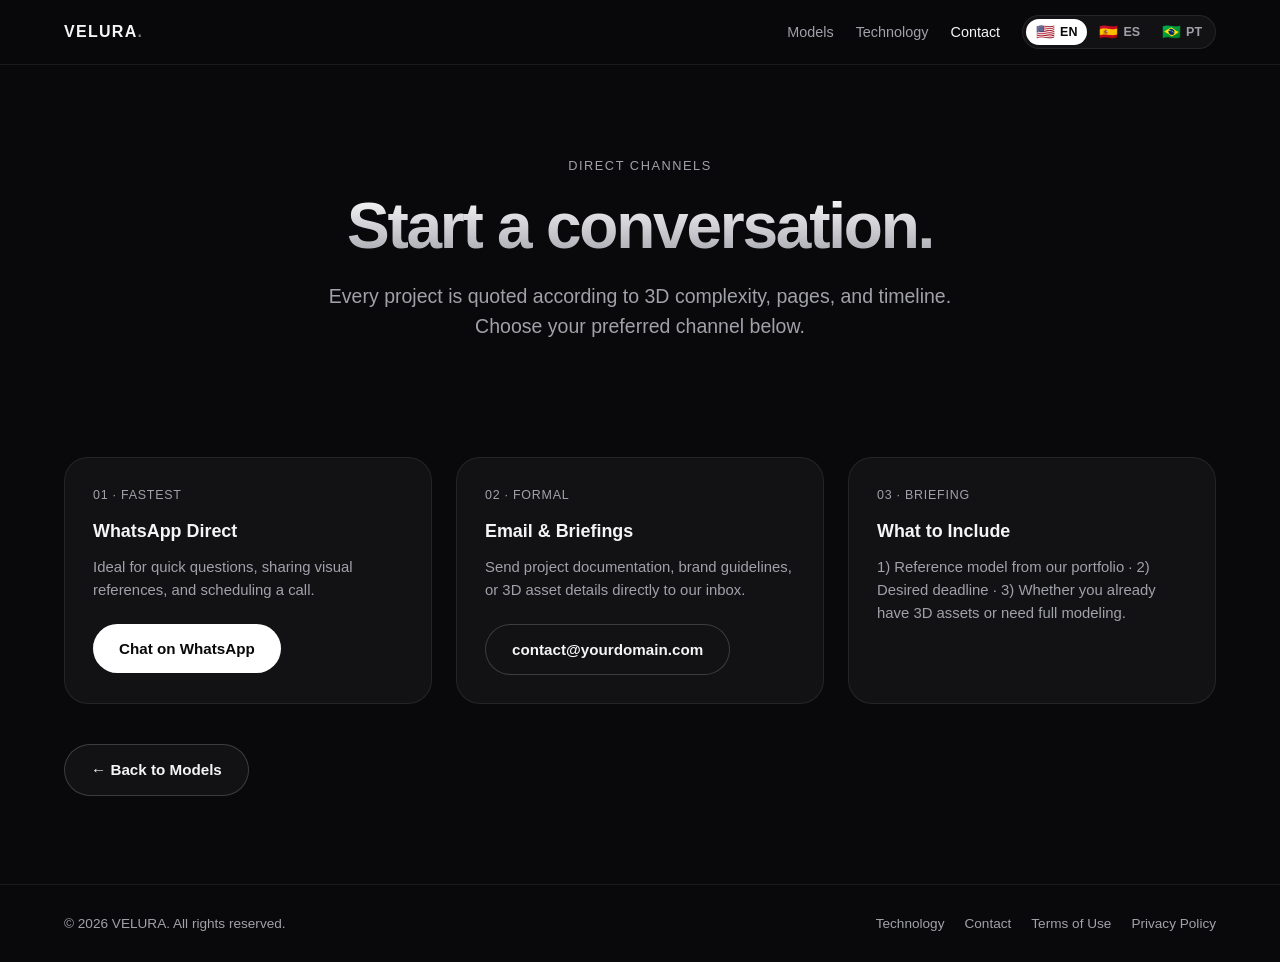
<file: contato.html>
<!DOCTYPE html>
<html lang="en">
<head>
  <meta charset="UTF-8" />
  <meta name="viewport" content="width=device-width, initial-scale=1.0, viewport-fit=cover" />
  <meta http-equiv="X-UA-Compatible" content="IE=edge" />
  <meta name="referrer" content="strict-origin-when-cross-origin" />
  <title data-i18n="meta_contact_title">Contact & Quotes — VELURA</title>
  <meta name="description" data-i18n="meta_contact_desc" content="Get in touch via WhatsApp, email, or send a quick project brief." />
  <link rel="stylesheet" href="style.css" />
</head>
<body>

  <header class="navbar">
    <div class="container nav-inner">
      <a href="index.html" class="brand" aria-label="Home">VELURA<span class="dot">.</span></a>
      <nav class="nav-links" aria-label="Main navigation">
        <a href="index.html" data-i18n="nav_models">Models</a>
        <a href="tecnologia.html" data-i18n="nav_tech">Technology</a>
        <a href="contato.html" class="active-link" data-i18n="nav_contact">Contact</a>

        <div class="lang-switch" role="group" aria-label="Language selector">
          <button type="button" class="lang-btn active" data-lang="en" aria-pressed="true"><span class="flag" aria-hidden="true">🇺🇸</span><span>EN</span></button>
          <button type="button" class="lang-btn" data-lang="es" aria-pressed="false"><span class="flag" aria-hidden="true">🇪🇸</span><span>ES</span></button>
          <button type="button" class="lang-btn" data-lang="pt" aria-pressed="false"><span class="flag" aria-hidden="true">🇧🇷</span><span>PT</span></button>
        </div>
      </nav>
    </div>
  </header>

  <main>
    <section class="page-header container">
      <span class="eyebrow" data-i18n="contact_eyebrow">Direct Channels</span>
      <h1 data-i18n="contact_title">Start a conversation.</h1>
      <p class="hero-sub" data-i18n="contact_sub">
        Every project is quoted according to 3D complexity, pages, and timeline. Choose your preferred channel below.
      </p>
    </section>

    <section class="container contact-grid-wrap">
      <div class="contact-grid">
        <div class="spec-item">
          <span class="spec-num">01 · FASTEST</span>
          <h3 data-i18n="c_wa_title">WhatsApp Direct</h3>
          <p data-i18n="c_wa_desc">Ideal for quick questions, sharing visual references, and scheduling a call.</p>
          <div class="card-action-top">
            <a href="https://wa.me/5511999999999" target="_blank" rel="noopener noreferrer" class="btn-primary" data-i18n="cta_whatsapp">Chat on WhatsApp</a>
          </div>
        </div>

        <div class="spec-item">
          <span class="spec-num">02 · FORMAL</span>
          <h3 data-i18n="c_em_title">Email & Briefings</h3>
          <p data-i18n="c_em_desc">Send project documentation, brand guidelines, or 3D asset details directly to our inbox.</p>
          <div class="card-action-top">
            <a href="mailto:contact@yourdomain.com" class="btn-secondary">contact@yourdomain.com</a>
          </div>
        </div>

        <div class="spec-item">
          <span class="spec-num">03 · BRIEFING</span>
          <h3 data-i18n="c_br_title">What to Include</h3>
          <p data-i18n="c_br_desc">1) Reference model from our portfolio · 2) Desired deadline · 3) Whether you already have 3D assets or need full modeling.</p>
        </div>
      </div>

      <div class="page-nav-bottom">
        <a href="index.html" class="btn-secondary" data-i18n="back_models">← Back to Models</a>
      </div>
    </section>
  </main>

  <footer class="footer">
    <div class="container footer-inner">
      <p class="copyright" data-i18n="footer_copy">© 2026 VELURA. All rights reserved.</p>
      <div class="legal-links">
        <a href="tecnologia.html" class="footer-link" data-i18n="nav_tech">Technology</a>
        <a href="contato.html" class="footer-link" data-i18n="nav_contact">Contact</a>
        <a href="termos.html" class="footer-link" data-i18n="footer_terms">Terms of Use</a>
        <a href="privacidade.html" class="footer-link" data-i18n="footer_privacy">Privacy Policy</a>
      </div>
    </div>
  </footer>

  <script src="script.js"></script>
</body>
</html>
</file>
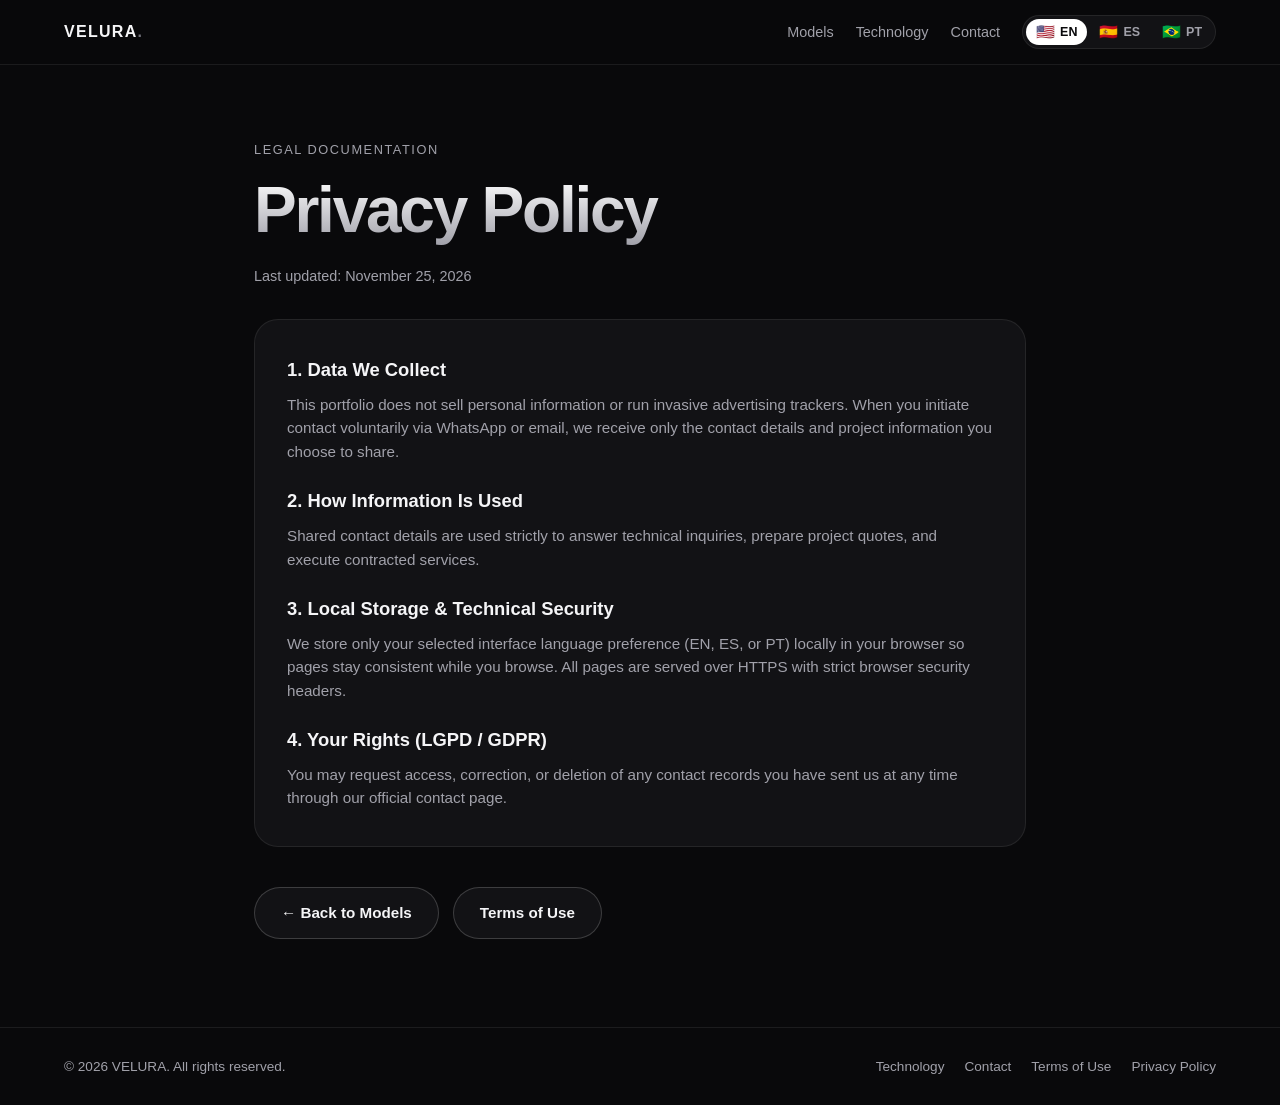
<file: privacidade.html>
<!DOCTYPE html>
<html lang="en">
<head>
  <meta charset="UTF-8" />
  <meta name="viewport" content="width=device-width, initial-scale=1.0, viewport-fit=cover" />
  <meta http-equiv="X-UA-Compatible" content="IE=edge" />
  <meta name="referrer" content="strict-origin-when-cross-origin" />
  <title data-i18n="meta_priv_title">Privacy Policy — VELURA</title>
  <link rel="stylesheet" href="style.css" />
</head>
<body>

  <header class="navbar">
    <div class="container nav-inner">
      <a href="index.html" class="brand" aria-label="Home">VELURA<span class="dot">.</span></a>
      <nav class="nav-links" aria-label="Main navigation">
        <a href="index.html" data-i18n="nav_models">Models</a>
        <a href="tecnologia.html" data-i18n="nav_tech">Technology</a>
        <a href="contato.html" data-i18n="nav_contact">Contact</a>

        <div class="lang-switch" role="group" aria-label="Language selector">
          <button type="button" class="lang-btn active" data-lang="en" aria-pressed="true"><span class="flag" aria-hidden="true">🇺🇸</span><span>EN</span></button>
          <button type="button" class="lang-btn" data-lang="es" aria-pressed="false"><span class="flag" aria-hidden="true">🇪🇸</span><span>ES</span></button>
          <button type="button" class="lang-btn" data-lang="pt" aria-pressed="false"><span class="flag" aria-hidden="true">🇧🇷</span><span>PT</span></button>
        </div>
      </nav>
    </div>
  </header>

  <main>
    <article class="legal-page container">
      <span class="eyebrow" data-i18n="legal_eyebrow">Legal Documentation</span>
      <h1 data-i18n="priv_heading">Privacy Policy</h1>
      <p class="legal-updated" data-i18n="legal_updated">Last updated: November 25, 2026</p>

      <div class="legal-card">
        <h2 data-i18n="priv_s1_t">1. Data We Collect</h2>
        <p data-i18n="priv_s1_p">This portfolio does not sell personal information or run invasive advertising trackers. When you initiate contact voluntarily via WhatsApp or email, we receive only the contact details and project information you choose to share.</p>

        <h2 data-i18n="priv_s2_t">2. How Information Is Used</h2>
        <p data-i18n="priv_s2_p">Shared contact details are used strictly to answer technical inquiries, prepare project quotes, and execute contracted services.</p>

        <h2 data-i18n="priv_s3_t">3. Local Storage & Technical Security</h2>
        <p data-i18n="priv_s3_p">We store only your selected interface language preference (EN, ES, or PT) locally in your browser so pages stay consistent while you browse. All pages are served over HTTPS with strict browser security headers.</p>

        <h2 data-i18n="priv_s4_t">4. Your Rights (LGPD / GDPR)</h2>
        <p data-i18n="priv_s4_p">You may request access, correction, or deletion of any contact records you have sent us at any time through our official contact page.</p>
      </div>

      <div class="page-nav-bottom">
        <a href="index.html" class="btn-secondary" data-i18n="back_models">← Back to Models</a>
        <a href="termos.html" class="btn-secondary" data-i18n="footer_terms">Terms of Use</a>
      </div>
    </article>
  </main>

  <footer class="footer">
    <div class="container footer-inner">
      <p class="copyright" data-i18n="footer_copy">© 2026 VELURA. All rights reserved.</p>
      <div class="legal-links">
        <a href="tecnologia.html" class="footer-link" data-i18n="nav_tech">Technology</a>
        <a href="contato.html" class="footer-link" data-i18n="nav_contact">Contact</a>
        <a href="termos.html" class="footer-link" data-i18n="footer_terms">Terms of Use</a>
        <a href="privacidade.html" class="footer-link" data-i18n="footer_privacy">Privacy Policy</a>
      </div>
    </div>
  </footer>

  <script src="script.js"></script>
</body>
</html>
</file>
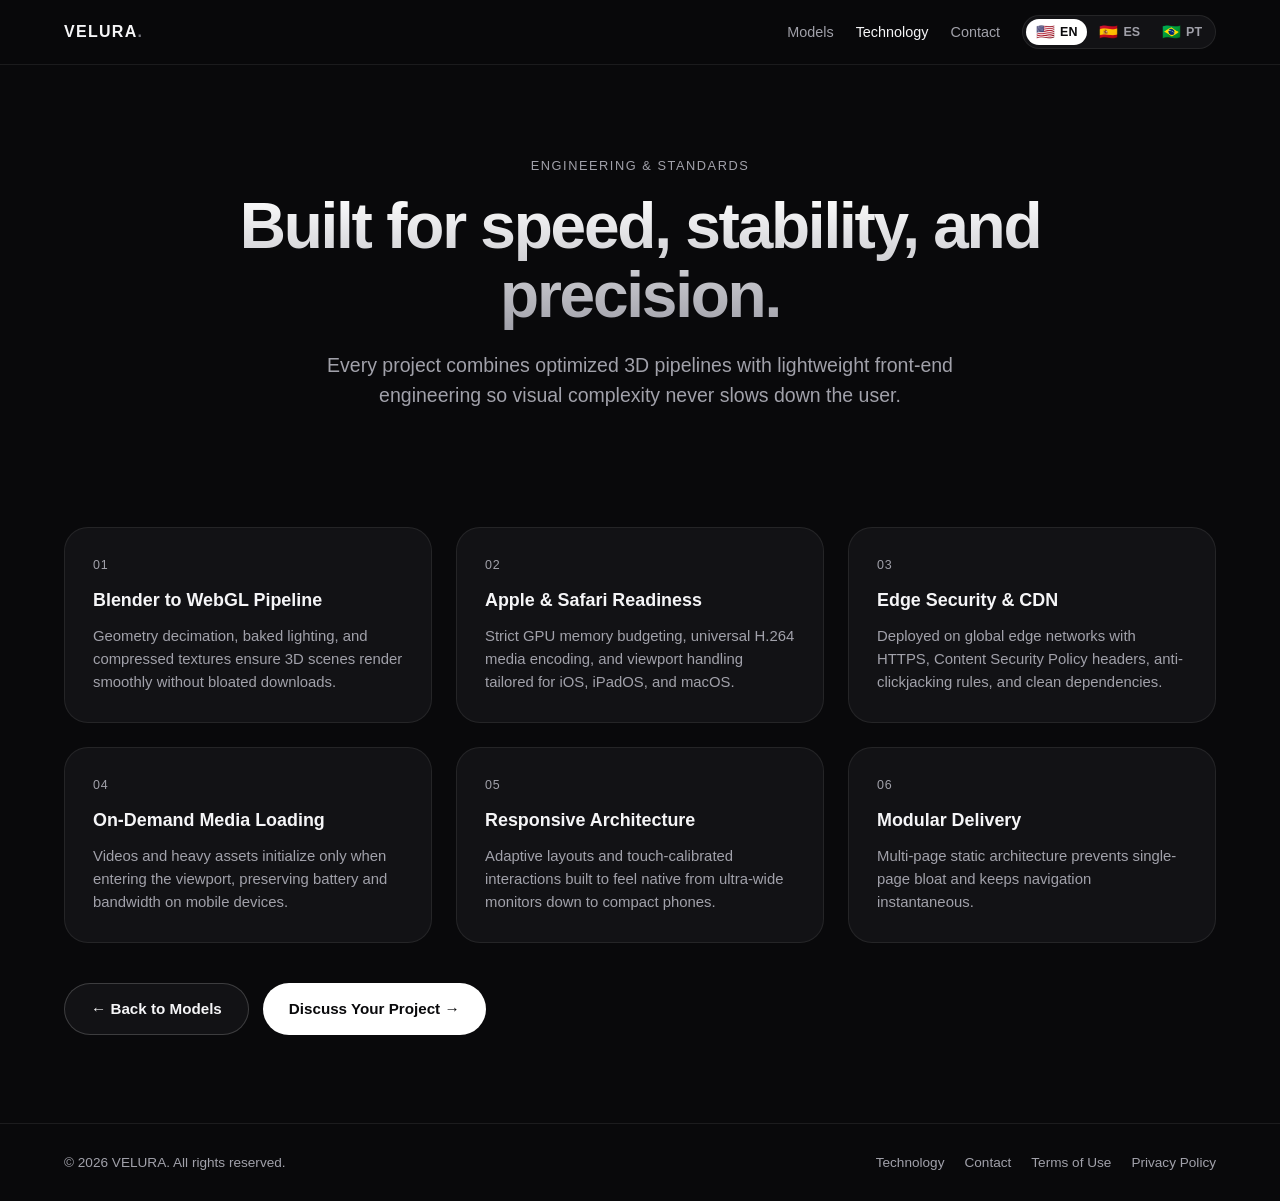
<file: tecnologia.html>
<!DOCTYPE html>
<html lang="en">
<head>
  <meta charset="UTF-8" />
  <meta name="viewport" content="width=device-width, initial-scale=1.0, viewport-fit=cover" />
  <meta http-equiv="X-UA-Compatible" content="IE=edge" />
  <meta name="referrer" content="strict-origin-when-cross-origin" />
  <title data-i18n="meta_tech_title">Technology & Architecture — VELURA</title>
  <meta name="description" data-i18n="meta_tech_desc" content="How we build fast, secure WebGL and 3D websites compatible with every browser." />
  <link rel="stylesheet" href="style.css" />
</head>
<body>

  <header class="navbar">
    <div class="container nav-inner">
      <a href="index.html" class="brand" aria-label="Home">VELURA<span class="dot">.</span></a>
      <nav class="nav-links" aria-label="Main navigation">
        <a href="index.html" data-i18n="nav_models">Models</a>
        <a href="tecnologia.html" class="active-link" data-i18n="nav_tech">Technology</a>
        <a href="contato.html" data-i18n="nav_contact">Contact</a>

        <div class="lang-switch" role="group" aria-label="Language selector">
          <button type="button" class="lang-btn active" data-lang="en" aria-pressed="true"><span class="flag" aria-hidden="true">🇺🇸</span><span>EN</span></button>
          <button type="button" class="lang-btn" data-lang="es" aria-pressed="false"><span class="flag" aria-hidden="true">🇪🇸</span><span>ES</span></button>
          <button type="button" class="lang-btn" data-lang="pt" aria-pressed="false"><span class="flag" aria-hidden="true">🇧🇷</span><span>PT</span></button>
        </div>
      </nav>
    </div>
  </header>

  <main>
    <section class="page-header container">
      <span class="eyebrow" data-i18n="tech_eyebrow">Engineering & Standards</span>
      <h1 data-i18n="tech_title">Built for speed, stability, and precision.</h1>
      <p class="hero-sub" data-i18n="tech_sub">
        Every project combines optimized 3D pipelines with lightweight front-end engineering so visual complexity never slows down the user.
      </p>
    </section>

    <section class="specs container">
      <div class="spec-grid">
        <div class="spec-item">
          <span class="spec-num">01</span>
          <h3 data-i18n="t1_title">Blender to WebGL Pipeline</h3>
          <p data-i18n="t1_desc">Geometry decimation, baked lighting, and compressed textures ensure 3D scenes render smoothly without bloated downloads.</p>
        </div>
        <div class="spec-item">
          <span class="spec-num">02</span>
          <h3 data-i18n="t2_title">Apple & Safari Readiness</h3>
          <p data-i18n="t2_desc">Strict GPU memory budgeting, universal H.264 media encoding, and viewport handling tailored for iOS, iPadOS, and macOS.</p>
        </div>
        <div class="spec-item">
          <span class="spec-num">03</span>
          <h3 data-i18n="t3_title">Edge Security & CDN</h3>
          <p data-i18n="t3_desc">Deployed on global edge networks with HTTPS, Content Security Policy headers, anti-clickjacking rules, and clean dependencies.</p>
        </div>
        <div class="spec-item">
          <span class="spec-num">04</span>
          <h3 data-i18n="t4_title">On-Demand Media Loading</h3>
          <p data-i18n="t4_desc">Videos and heavy assets initialize only when entering the viewport, preserving battery and bandwidth on mobile devices.</p>
        </div>
        <div class="spec-item">
          <span class="spec-num">05</span>
          <h3 data-i18n="t5_title">Responsive Architecture</h3>
          <p data-i18n="t5_desc">Adaptive layouts and touch-calibrated interactions built to feel native from ultra-wide monitors down to compact phones.</p>
        </div>
        <div class="spec-item">
          <span class="spec-num">06</span>
          <h3 data-i18n="t6_title">Modular Delivery</h3>
          <p data-i18n="t6_desc">Multi-page static architecture prevents single-page bloat and keeps navigation instantaneous.</p>
        </div>
      </div>

      <div class="page-nav-bottom">
        <a href="index.html" class="btn-secondary" data-i18n="back_models">← Back to Models</a>
        <a href="contato.html" class="btn-primary" data-i18n="go_contact">Discuss Your Project →</a>
      </div>
    </section>
  </main>

  <footer class="footer">
    <div class="container footer-inner">
      <p class="copyright" data-i18n="footer_copy">© 2026 VELURA. All rights reserved.</p>
      <div class="legal-links">
        <a href="tecnologia.html" class="footer-link" data-i18n="nav_tech">Technology</a>
        <a href="contato.html" class="footer-link" data-i18n="nav_contact">Contact</a>
        <a href="termos.html" class="footer-link" data-i18n="footer_terms">Terms of Use</a>
        <a href="privacidade.html" class="footer-link" data-i18n="footer_privacy">Privacy Policy</a>
      </div>
    </div>
  </footer>

  <script src="script.js"></script>
</body>
</html>
</file>
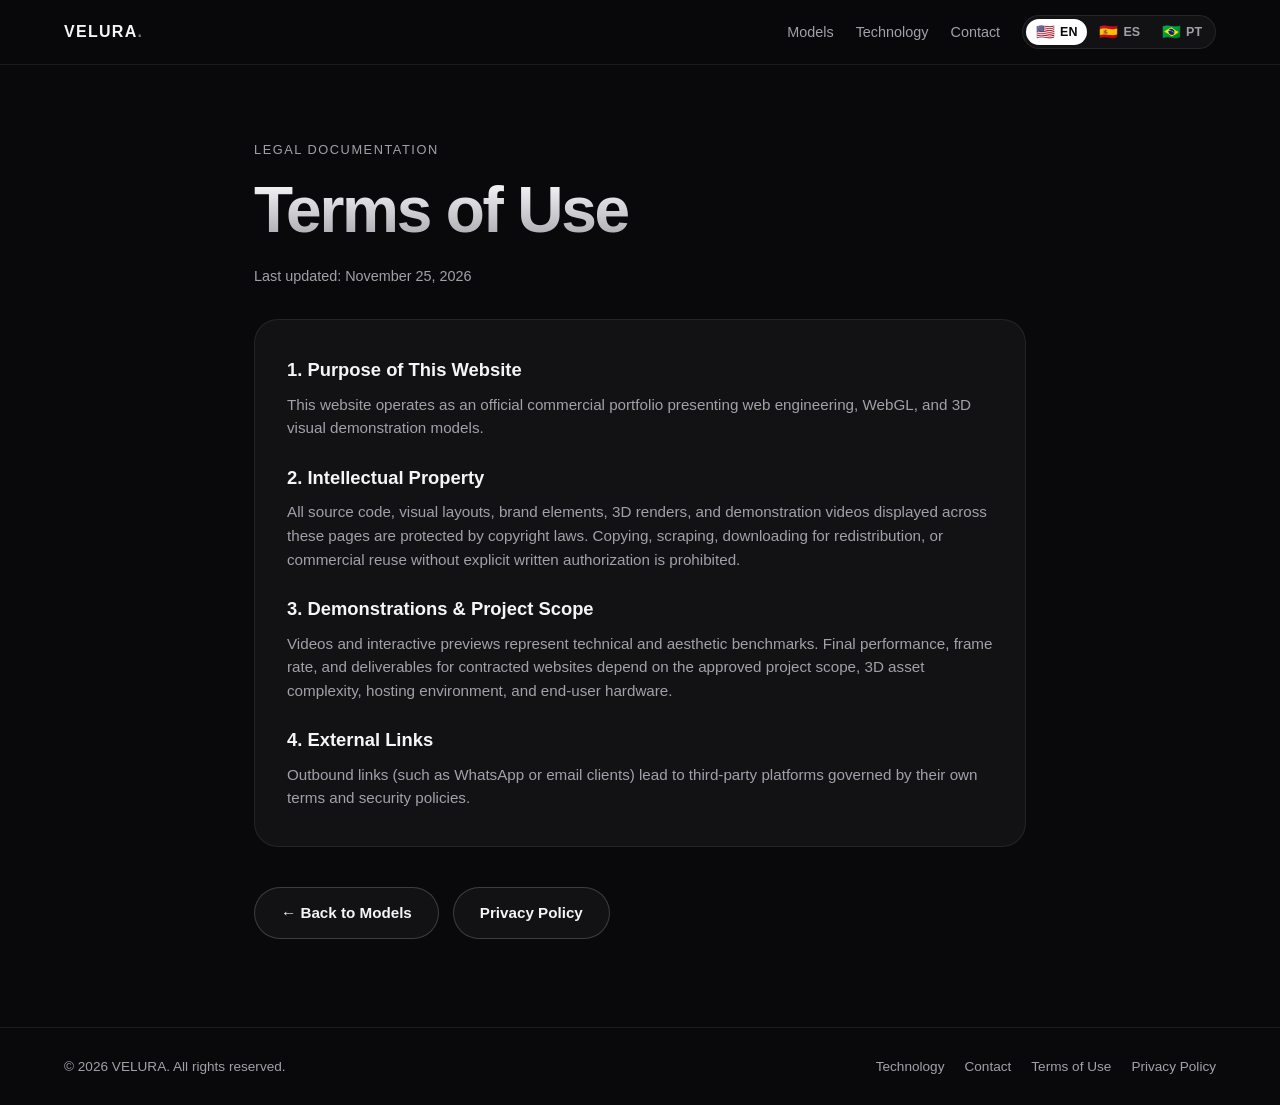
<file: termos.html>
<!DOCTYPE html>
<html lang="en">
<head>
  <meta charset="UTF-8" />
  <meta name="viewport" content="width=device-width, initial-scale=1.0, viewport-fit=cover" />
  <meta http-equiv="X-UA-Compatible" content="IE=edge" />
  <meta name="referrer" content="strict-origin-when-cross-origin" />
  <title data-i18n="meta_terms_title">Terms of Use — VELURA</title>
  <link rel="stylesheet" href="style.css" />
</head>
<body>

  <header class="navbar">
    <div class="container nav-inner">
      <a href="index.html" class="brand" aria-label="Home">VELURA<span class="dot">.</span></a>
      <nav class="nav-links" aria-label="Main navigation">
        <a href="index.html" data-i18n="nav_models">Models</a>
        <a href="tecnologia.html" data-i18n="nav_tech">Technology</a>
        <a href="contato.html" data-i18n="nav_contact">Contact</a>

        <div class="lang-switch" role="group" aria-label="Language selector">
          <button type="button" class="lang-btn active" data-lang="en" aria-pressed="true"><span class="flag" aria-hidden="true">🇺🇸</span><span>EN</span></button>
          <button type="button" class="lang-btn" data-lang="es" aria-pressed="false"><span class="flag" aria-hidden="true">🇪🇸</span><span>ES</span></button>
          <button type="button" class="lang-btn" data-lang="pt" aria-pressed="false"><span class="flag" aria-hidden="true">🇧🇷</span><span>PT</span></button>
        </div>
      </nav>
    </div>
  </header>

  <main>
    <article class="legal-page container">
      <span class="eyebrow" data-i18n="legal_eyebrow">Legal Documentation</span>
      <h1 data-i18n="terms_heading">Terms of Use</h1>
      <p class="legal-updated" data-i18n="legal_updated">Last updated: November 25, 2026</p>

      <div class="legal-card" id="termsContent">
        <h2 data-i18n="terms_s1_t">1. Purpose of This Website</h2>
        <p data-i18n="terms_s1_p">This website operates as an official commercial portfolio presenting web engineering, WebGL, and 3D visual demonstration models.</p>

        <h2 data-i18n="terms_s2_t">2. Intellectual Property</h2>
        <p data-i18n="terms_s2_p">All source code, visual layouts, brand elements, 3D renders, and demonstration videos displayed across these pages are protected by copyright laws. Copying, scraping, downloading for redistribution, or commercial reuse without explicit written authorization is prohibited.</p>

        <h2 data-i18n="terms_s3_t">3. Demonstrations & Project Scope</h2>
        <p data-i18n="terms_s3_p">Videos and interactive previews represent technical and aesthetic benchmarks. Final performance, frame rate, and deliverables for contracted websites depend on the approved project scope, 3D asset complexity, hosting environment, and end-user hardware.</p>

        <h2 data-i18n="terms_s4_t">4. External Links</h2>
        <p data-i18n="terms_s4_p">Outbound links (such as WhatsApp or email clients) lead to third-party platforms governed by their own terms and security policies.</p>
      </div>

      <div class="page-nav-bottom">
        <a href="index.html" class="btn-secondary" data-i18n="back_models">← Back to Models</a>
        <a href="privacidade.html" class="btn-secondary" data-i18n="footer_privacy">Privacy Policy</a>
      </div>
    </article>
  </main>

  <footer class="footer">
    <div class="container footer-inner">
      <p class="copyright" data-i18n="footer_copy">© 2026 VELURA. All rights reserved.</p>
      <div class="legal-links">
        <a href="tecnologia.html" class="footer-link" data-i18n="nav_tech">Technology</a>
        <a href="contato.html" class="footer-link" data-i18n="nav_contact">Contact</a>
        <a href="termos.html" class="footer-link" data-i18n="footer_terms">Terms of Use</a>
        <a href="privacidade.html" class="footer-link" data-i18n="footer_privacy">Privacy Policy</a>
      </div>
    </div>
  </footer>

  <script src="script.js"></script>
</body>
</html>
</file>
<file: style.css>
:root {
  --bg: #09090b;
  --surface: #121215;
  --surface-hover: #18181c;
  --border: rgba(255, 255, 255, 0.08);
  --border-strong: rgba(255, 255, 255, 0.18);
  --text-primary: #f5f5f7;
  --text-secondary: #a1a1aa;
  --accent: #ffffff;
  --accent-text: #09090b;
  --radius-card: 24px;
  --radius-pill: 999px;
}

*, *::before, *::after {
  box-sizing: border-box;
  margin: 0;
  padding: 0;
}

html {
  scroll-behavior: smooth;
  -webkit-text-size-adjust: 100%;
}

body {
  background-color: var(--bg);
  color: var(--text-primary);
  font-family: -apple-system, BlinkMacSystemFont, "SF Pro Display", "Inter", "Segoe UI", Roboto, sans-serif;
  line-height: 1.55;
  -webkit-font-smoothing: antialiased;
  -moz-osx-font-smoothing: grayscale;
  overflow-x: hidden;
  min-height: 100svh;
  display: flex;
  flex-direction: column;
}

main {
  flex: 1;
}

.container {
  width: 100%;
  max-width: 1200px;
  margin: 0 auto;
  padding: 0 24px;
}

/* Navbar */
.navbar {
  position: sticky;
  top: 0;
  z-index: 50;
  background: rgba(9, 9, 11, 0.8);
  -webkit-backdrop-filter: blur(16px);
  backdrop-filter: blur(16px);
  border-bottom: 1px solid var(--border);
}

.nav-inner {
  min-height: 64px;
  display: flex;
  align-items: center;
  justify-content: space-between;
  gap: 16px;
  flex-wrap: wrap;
  padding-top: 8px;
  padding-bottom: 8px;
}

.brand {
  color: var(--text-primary);
  text-decoration: none;
  font-weight: 700;
  letter-spacing: 0.08em;
  font-size: 1rem;
}

.brand .dot {
  color: #71717a;
}

.nav-links {
  display: flex;
  align-items: center;
  gap: 22px;
  flex-wrap: wrap;
}

.nav-links a {
  color: var(--text-secondary);
  text-decoration: none;
  font-size: 0.9rem;
  transition: color 0.2s ease;
}

.nav-links a:hover,
.nav-links a.active-link {
  color: var(--text-primary);
}

/* 3-Language Switcher */
.lang-switch {
  display: inline-flex;
  align-items: center;
  background: var(--surface);
  border: 1px solid var(--border);
  border-radius: var(--radius-pill);
  padding: 3px;
  gap: 2px;
}

.lang-btn {
  display: inline-flex;
  align-items: center;
  gap: 5px;
  background: transparent;
  border: none;
  color: var(--text-secondary);
  font-family: inherit;
  font-size: 0.78rem;
  font-weight: 600;
  padding: 5px 10px;
  border-radius: var(--radius-pill);
  cursor: pointer;
  transition: background-color 0.2s ease, color 0.2s ease;
}

.lang-btn:hover {
  color: var(--text-primary);
}

.lang-btn.active {
  background: var(--accent);
  color: var(--accent-text);
}

.flag {
  font-size: 0.95rem;
  line-height: 1;
}

/* Hero & Subpage Headers */
.hero,
.page-header {
  padding: 88px 24px 64px;
  max-width: 860px;
  text-align: center;
}

.eyebrow {
  display: inline-block;
  font-size: 0.8rem;
  letter-spacing: 0.12em;
  text-transform: uppercase;
  color: var(--text-secondary);
  margin-bottom: 16px;
}

.hero h1,
.page-header h1,
.legal-page h1 {
  font-size: clamp(2.3rem, 5.2vw, 4rem);
  font-weight: 700;
  letter-spacing: -0.035em;
  line-height: 1.08;
  margin-bottom: 20px;
  background: linear-gradient(180deg, #ffffff 0%, #a1a1aa 100%);
  -webkit-background-clip: text;
  -webkit-text-fill-color: transparent;
}

.hero-sub {
  font-size: clamp(1.05rem, 2vw, 1.22rem);
  color: var(--text-secondary);
  max-width: 640px;
  margin: 0 auto 36px;
}

.hero-actions {
  display: flex;
  gap: 14px;
  justify-content: center;
  flex-wrap: wrap;
}

.btn-primary, .btn-secondary {
  display: inline-flex;
  align-items: center;
  justify-content: center;
  padding: 13px 26px;
  border-radius: var(--radius-pill);
  font-size: 0.95rem;
  font-weight: 600;
  text-decoration: none;
  transition: transform 0.2s ease, opacity 0.2s ease, background-color 0.2s ease;
}

.btn-primary {
  background: var(--accent);
  color: var(--accent-text);
}

.btn-primary:hover {
  opacity: 0.92;
  transform: translateY(-1px);
}

.btn-secondary {
  background: var(--surface);
  color: var(--text-primary);
  border: 1px solid var(--border-strong);
}

.btn-secondary:hover {
  background: var(--surface-hover);
}

/* Bento Grid */
.showcase {
  padding: 24px 24px 80px;
}

.section-header {
  margin-bottom: 36px;
}

.section-header h2 {
  font-size: clamp(1.6rem, 3vw, 2.2rem);
  letter-spacing: -0.025em;
  margin-bottom: 8px;
}

.section-header p {
  color: var(--text-secondary);
  font-size: 0.98rem;
}

.bento-grid {
  display: grid;
  grid-template-columns: repeat(12, 1fr);
  gap: 24px;
}

.card {
  grid-column: span 5;
  background: var(--surface);
  border: 1px solid var(--border);
  border-radius: var(--radius-card);
  overflow: hidden;
  display: flex;
  flex-direction: column;
  cursor: pointer;
  transition: transform 0.28s cubic-bezier(0.22, 1, 0.36, 1), border-color 0.28s ease;
  -webkit-tap-highlight-color: transparent;
}

.card-wide {
  grid-column: span 7;
}

.card:hover {
  transform: translateY(-4px);
  border-color: var(--border-strong);
}

.media-box {
  position: relative;
  width: 100%;
  aspect-ratio: 16 / 10;
  background: #050507;
  overflow: hidden;
}

.portfolio-video {
  width: 100%;
  height: 100%;
  object-fit: cover;
  display: block;
}

.badge {
  position: absolute;
  top: 14px;
  left: 14px;
  background: rgba(9, 9, 11, 0.72);
  -webkit-backdrop-filter: blur(8px);
  backdrop-filter: blur(8px);
  border: 1px solid var(--border);
  color: var(--text-primary);
  font-size: 0.75rem;
  font-weight: 500;
  padding: 5px 12px;
  border-radius: var(--radius-pill);
}

.card-info {
  padding: 22px 24px;
  display: flex;
  align-items: flex-end;
  justify-content: space-between;
  gap: 16px;
  flex: 1;
}

.card-info h3 {
  font-size: 1.12rem;
  font-weight: 600;
  letter-spacing: -0.015em;
  margin-bottom: 6px;
}

.card-info p {
  font-size: 0.9rem;
  color: var(--text-secondary);
}

.expand-btn {
  background: rgba(255, 255, 255, 0.06);
  color: var(--text-primary);
  border: 1px solid var(--border);
  border-radius: var(--radius-pill);
  padding: 8px 14px;
  font-size: 0.8rem;
  font-weight: 500;
  cursor: pointer;
  white-space: nowrap;
  font-family: inherit;
}

/* Specs & Contact Cards */
.specs,
.contact-grid-wrap {
  padding: 16px 24px 88px;
}

.spec-grid,
.contact-grid {
  display: grid;
  grid-template-columns: repeat(3, 1fr);
  gap: 24px;
}

.spec-item {
  background: var(--surface);
  border: 1px solid var(--border);
  border-radius: var(--radius-card);
  padding: 28px;
  display: flex;
  flex-direction: column;
}

.spec-num {
  display: inline-block;
  font-size: 0.78rem;
  letter-spacing: 0.06em;
  color: var(--text-secondary);
  margin-bottom: 12px;
  font-variant-numeric: tabular-nums;
}

.spec-item h3 {
  font-size: 1.12rem;
  margin-bottom: 10px;
}

.spec-item p {
  font-size: 0.93rem;
  color: var(--text-secondary);
}

.card-action-top {
  margin-top: 22px;
}

/* CTA */
.cta-section {
  padding-bottom: 96px;
}

.cta-box {
  background: linear-gradient(180deg, #151519 0%, #0f0f12 100%);
  border: 1px solid var(--border-strong);
  border-radius: 28px;
  padding: 64px 28px;
  text-align: center;
}

.cta-box h2 {
  font-size: clamp(1.6rem, 3.2vw, 2.4rem);
  letter-spacing: -0.025em;
  margin-bottom: 12px;
}

.cta-box p {
  color: var(--text-secondary);
  max-width: 520px;
  margin: 0 auto 28px;
}

/* Legal Pages */
.legal-page {
  max-width: 820px;
  padding: 72px 24px 88px;
}

.legal-updated {
  color: var(--text-secondary);
  font-size: 0.9rem;
  margin-bottom: 32px;
}

.legal-card {
  background: var(--surface);
  border: 1px solid var(--border);
  border-radius: var(--radius-card);
  padding: 36px 32px;
}

.legal-card h2 {
  font-size: 1.15rem;
  color: var(--text-primary);
  margin-top: 24px;
  margin-bottom: 8px;
}

.legal-card h2:first-child {
  margin-top: 0;
}

.legal-card p {
  color: var(--text-secondary);
  font-size: 0.95rem;
}

.page-nav-bottom {
  margin-top: 40px;
  display: flex;
  gap: 14px;
  flex-wrap: wrap;
}

/* Footer */
.footer {
  border-top: 1px solid var(--border);
  padding: 28px 0;
}

.footer-inner {
  display: flex;
  justify-content: space-between;
  align-items: center;
  gap: 16px;
  flex-wrap: wrap;
}

.copyright {
  color: var(--text-secondary);
  font-size: 0.85rem;
}

.legal-links {
  display: flex;
  gap: 20px;
  flex-wrap: wrap;
}

.footer-link {
  color: var(--text-secondary);
  text-decoration: none;
  font-size: 0.85rem;
}

.footer-link:hover {
  color: var(--text-primary);
  text-decoration: underline;
}

/* Video Modal */
.modal {
  position: fixed;
  inset: 0;
  z-index: 100;
  display: none;
  align-items: center;
  justify-content: center;
  padding: 20px;
}

.modal.open {
  display: flex;
}

.modal-backdrop {
  position: absolute;
  inset: 0;
  background: rgba(0, 0, 0, 0.85);
  -webkit-backdrop-filter: blur(10px);
  backdrop-filter: blur(10px);
}

.modal-content {
  position: relative;
  z-index: 2;
  width: 100%;
  max-width: 960px;
  background: #121215;
  border: 1px solid var(--border-strong);
  border-radius: 24px;
  overflow: hidden;
  box-shadow: 0 24px 64px rgba(0, 0, 0, 0.65);
}

.modal-close {
  position: absolute;
  top: 14px;
  right: 14px;
  z-index: 5;
  width: 36px;
  height: 36px;
  border-radius: 50%;
  border: 1px solid var(--border-strong);
  background: rgba(18, 18, 21, 0.85);
  color: var(--text-primary);
  font-size: 1rem;
  cursor: pointer;
}

.modal-video-wrap {
  width: 100%;
  aspect-ratio: 16 / 9;
  background: #000;
}

.modal-video-wrap video {
  width: 100%;
  height: 100%;
  object-fit: contain;
  display: block;
}

.modal-meta {
  padding: 20px 24px;
}

.modal-meta h3 {
  font-size: 1.15rem;
  margin-bottom: 4px;
}

.modal-meta p {
  color: var(--text-secondary);
  font-size: 0.92rem;
}

@media (max-width: 900px) {
  .card, .card-wide {
    grid-column: span 12;
  }
  .spec-grid,
  .contact-grid {
    grid-template-columns: 1fr;
  }
}

@media (max-width: 640px) {
  .hero,
  .page-header {
    padding: 56px 20px 44px;
  }
  .card-info {
    flex-direction: column;
    align-items: flex-start;
  }
  .legal-card {
    padding: 26px 20px;
  }
}
</file>
